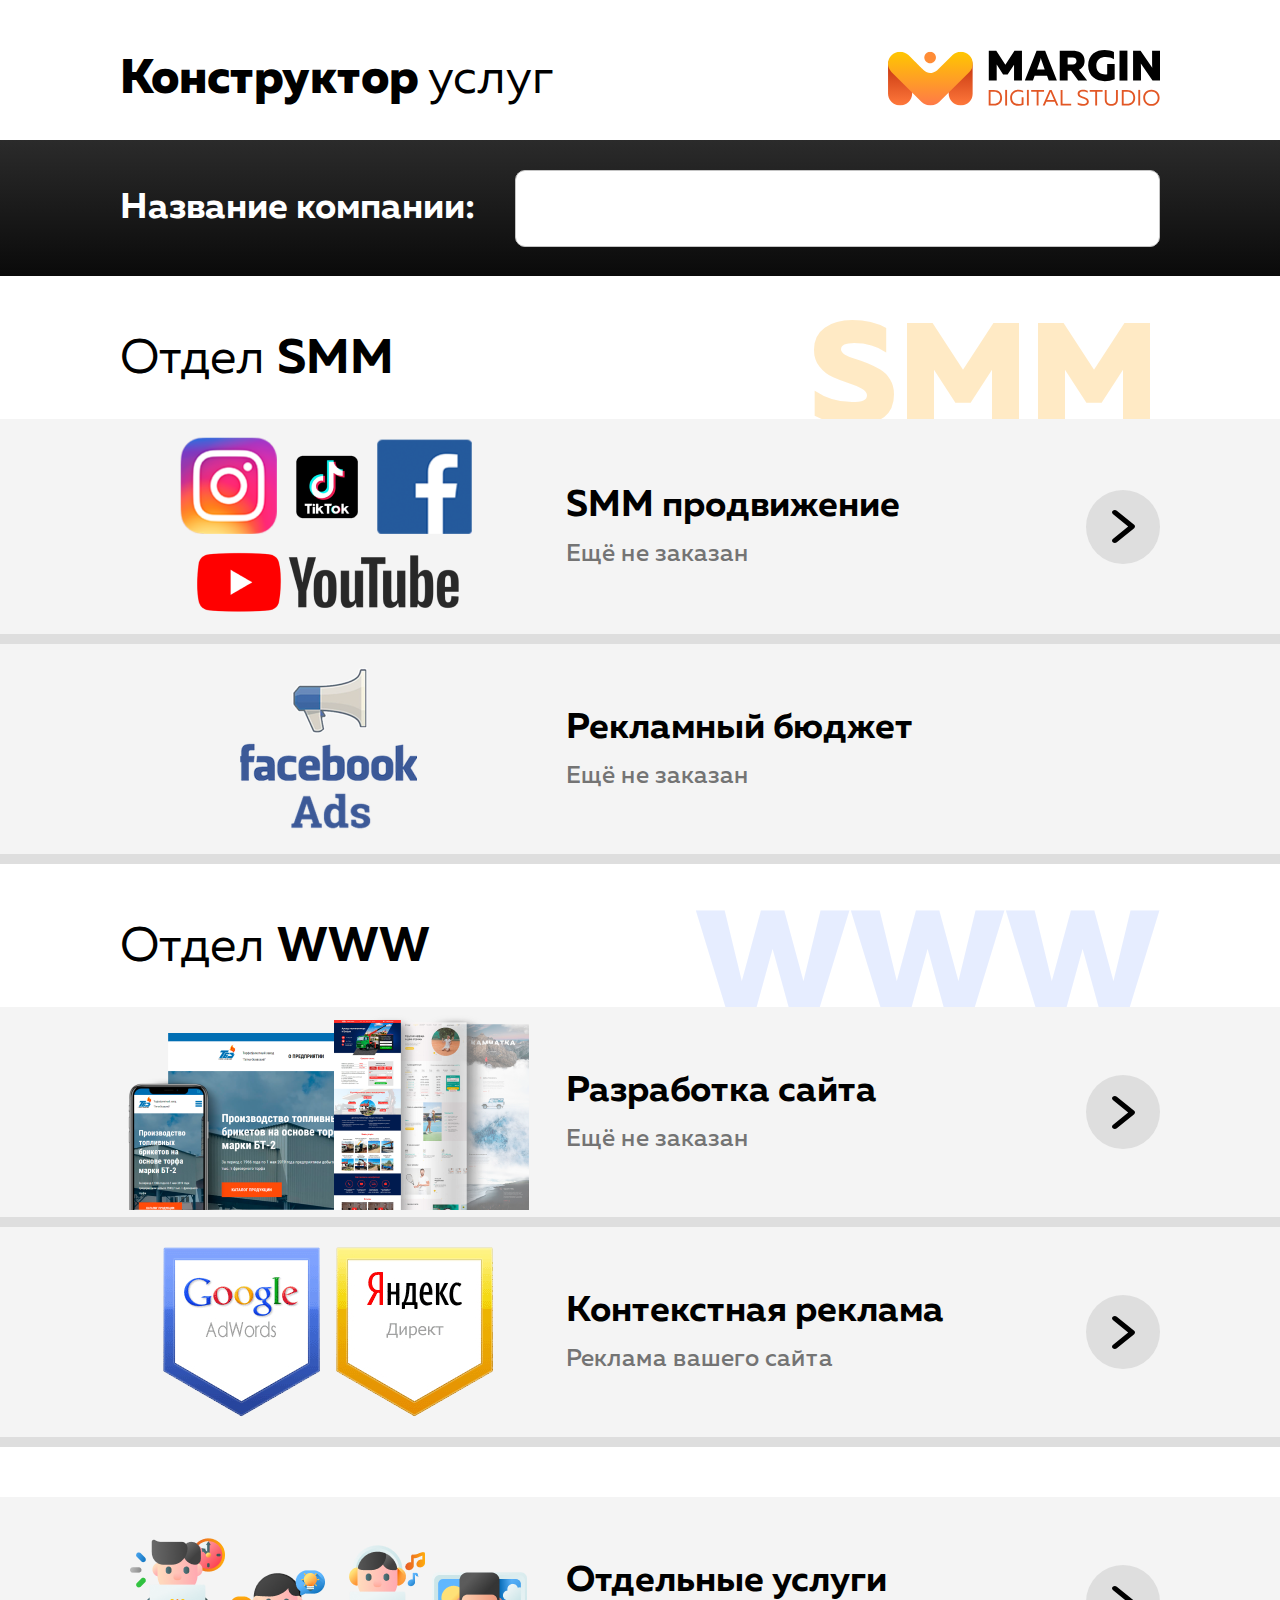
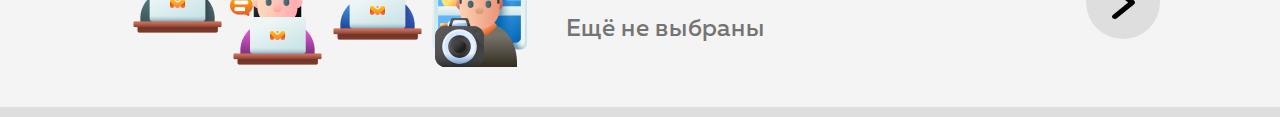
<file: index.html>
<!doctype html>
<html lang="ru">
<head>
    <meta charset="UTF-8">
    <meta name="viewport" content="width=device-width, user-scalable=no, initial-scale=1.0, maximum-scale=1.0, minimum-scale=1.0">
    <meta http-equiv="X-UA-Compatible" content="ie=edge">
    <title>Конструктор</title>

    <!-- app css -->
    <link rel="stylesheet" href="./css/app.css">

    <!-- favicon -->
    <link rel="apple-touch-icon" sizes="57x57" href="./favicon/apple-icon-57x57.png">
    <link rel="apple-touch-icon" sizes="60x60" href="./favicon/apple-icon-60x60.png">
    <link rel="apple-touch-icon" sizes="72x72" href="./favicon/apple-icon-72x72.png">
    <link rel="apple-touch-icon" sizes="76x76" href="./favicon/apple-icon-76x76.png">
    <link rel="apple-touch-icon" sizes="114x114" href="./favicon/apple-icon-114x114.png">
    <link rel="apple-touch-icon" sizes="120x120" href="./favicon/apple-icon-120x120.png">
    <link rel="apple-touch-icon" sizes="144x144" href="./favicon/apple-icon-144x144.png">
    <link rel="apple-touch-icon" sizes="152x152" href="./favicon/apple-icon-152x152.png">
    <link rel="apple-touch-icon" sizes="180x180" href="./favicon/apple-icon-180x180.png">
    <link rel="icon" type="image/png" sizes="192x192"  href="./favicon/android-icon-192x192.png">
    <link rel="icon" type="image/png" sizes="32x32" href="./favicon/favicon-32x32.png">
    <link rel="icon" type="image/png" sizes="96x96" href="./favicon/favicon-96x96.png">
    <link rel="icon" type="image/png" sizes="16x16" href="./favicon/favicon-16x16.png">
    <link rel="manifest" href="./favicon/manifest.json">
    <meta name="msapplication-TileColor" content="#ffffff">
    <meta name="msapplication-TileImage" content="./favicon/ms-icon-144x144.png">
    <meta name="theme-color" content="#ffffff">
</head>
<body>
    <header class="header">
        <div class="container">
            <div class="header__top">
                <div class="header__title">Конструктор <span>услуг</span></div>
                <a href="#" class="logo"><img src="./img/logo.svg" alt="Лого"></a>
            </div>
        </div>
    </header>

    <section class="section-top">
        <div class="top-block top-block--black">
            <div class="container">
                <div class="top-block__wrapper">
                    <label for="title" class="top-block__title top-block__title--white">
                        Название компании:
                    </label>
                    <div class="top-block__input">
                        <input type="text" id="title">
                    </div>
                </div>
            </div>
        </div>
    </section>

    <section class="section-department">
        <div class="container">
            <div class="department-title department-title--smm">
                <div>Отдел <b>SMM</b></div>
                <span>SMM</span>
            </div>
        </div>

        <div class="department-block department-smm">
            <div class="container">
                <div class="department-grid">
                    <div class="department-col">
                        <div class="department-image"><img src="./img/departments/smm.png" alt=""></div>
                    </div>
                    <div class="department-col">
                        <div class="department-col__wrapper">
                            <div class="department-col__inner">
                                <div class="department-name">SMM продвижение</div>
                                <div class="department-service">
                                    <div class="department-service__none">Ещё не заказан</div>
                                    <span class="department-service__count">2 сервиса</span>
                                    <div class="department-service__price"> на сумму <span>4 800 000 сум</span></div>
                                </div>
                            </div>
                            <i class="icon-circle-next"></i>
                        </div>
                    </div>
                </div>
            </div>
        </div>

        <div class="department-block department-fb">
            <div class="container">
                <div class="department-grid">
                    <div class="department-col">
                        <div class="department-image"><img src="./img/departments/fb_ads.png" alt=""></div>
                    </div>
                    <div class="department-col">
                        <div class="department-col__wrapper">
                            <div class="department-col__inner">
                                <div class="department-name">Рекламный бюджет</div>
                                <div class="department-service">
                                    <div class="department-service__none">Ещё не заказан</div>
                                    <div class="department-service__price department-service__price--fb"><span>1 200 000</span></div>
                                </div>
                            </div>
                        </div>
                    </div>
                </div>
            </div>
        </div>

        <div class="container">
            <div class="department-title department-title--www">
                <div>Отдел <b>WWW</b></div>
                <span>WWW</span>
            </div>
        </div>

        <div class="department-block department-www">
            <div class="container">
                <div class="department-grid">
                    <div class="department-col">
                        <div class="department-image"><img src="./img/departments/www.png" alt=""></div>
                    </div>
                    <div class="department-col">
                        <div class="department-col__wrapper">
                            <div class="department-col__inner">
                                <div class="department-name">Разработка сайта</div>
                                <div class="department-service">
                                    <div class="department-service__none">Ещё не заказан</div>
                                    <span class="department-service__count">Сайт визитка</span>
                                    <div class="department-service__price"> на сумму <span>4 800 000 сум</span></div>
                                </div>
                            </div>
                            <i class="icon-circle-next"></i>
                        </div>
                    </div>
                </div>
            </div>
        </div>

        <div class="department-block department-context">
            <div class="container">
                <div class="department-grid">
                    <div class="department-col">
                        <div class="department-image"><img src="./img/departments/context-ads.png" alt=""></div>
                    </div>
                    <div class="department-col">
                        <div class="department-col__wrapper">
                            <div class="department-col__inner">
                                <div class="department-name">Контекстная реклама</div>
                                <div class="department-service">
                                    <div class="department-service__none">Реклама вашего сайта</div>
                                </div>
                            </div>
                            <i class="icon-circle-next"></i>
                        </div>
                    </div>
                </div>
            </div>
        </div>

        <div class="department-block department-individual">
            <div class="container">
                <div class="department-grid">
                    <div class="department-col">
                        <div class="department-image"><img src="./img/departments/services.png" alt=""></div>
                    </div>
                    <div class="department-col">
                        <div class="department-col__wrapper">
                            <div class="department-col__inner">
                                <div class="department-name">Отдельные услуги</div>
                                <div class="department-service">
                                    <div class="department-service__none">Ещё не выбраны</div>
                                </div>
                            </div>
                            <i class="icon-circle-next"></i>
                        </div>
                    </div>
                </div>
            </div>
        </div>
    </section>

    <!-- app js -->
    <script src="./js/app.js"></script>
</body>
</html>
</file>
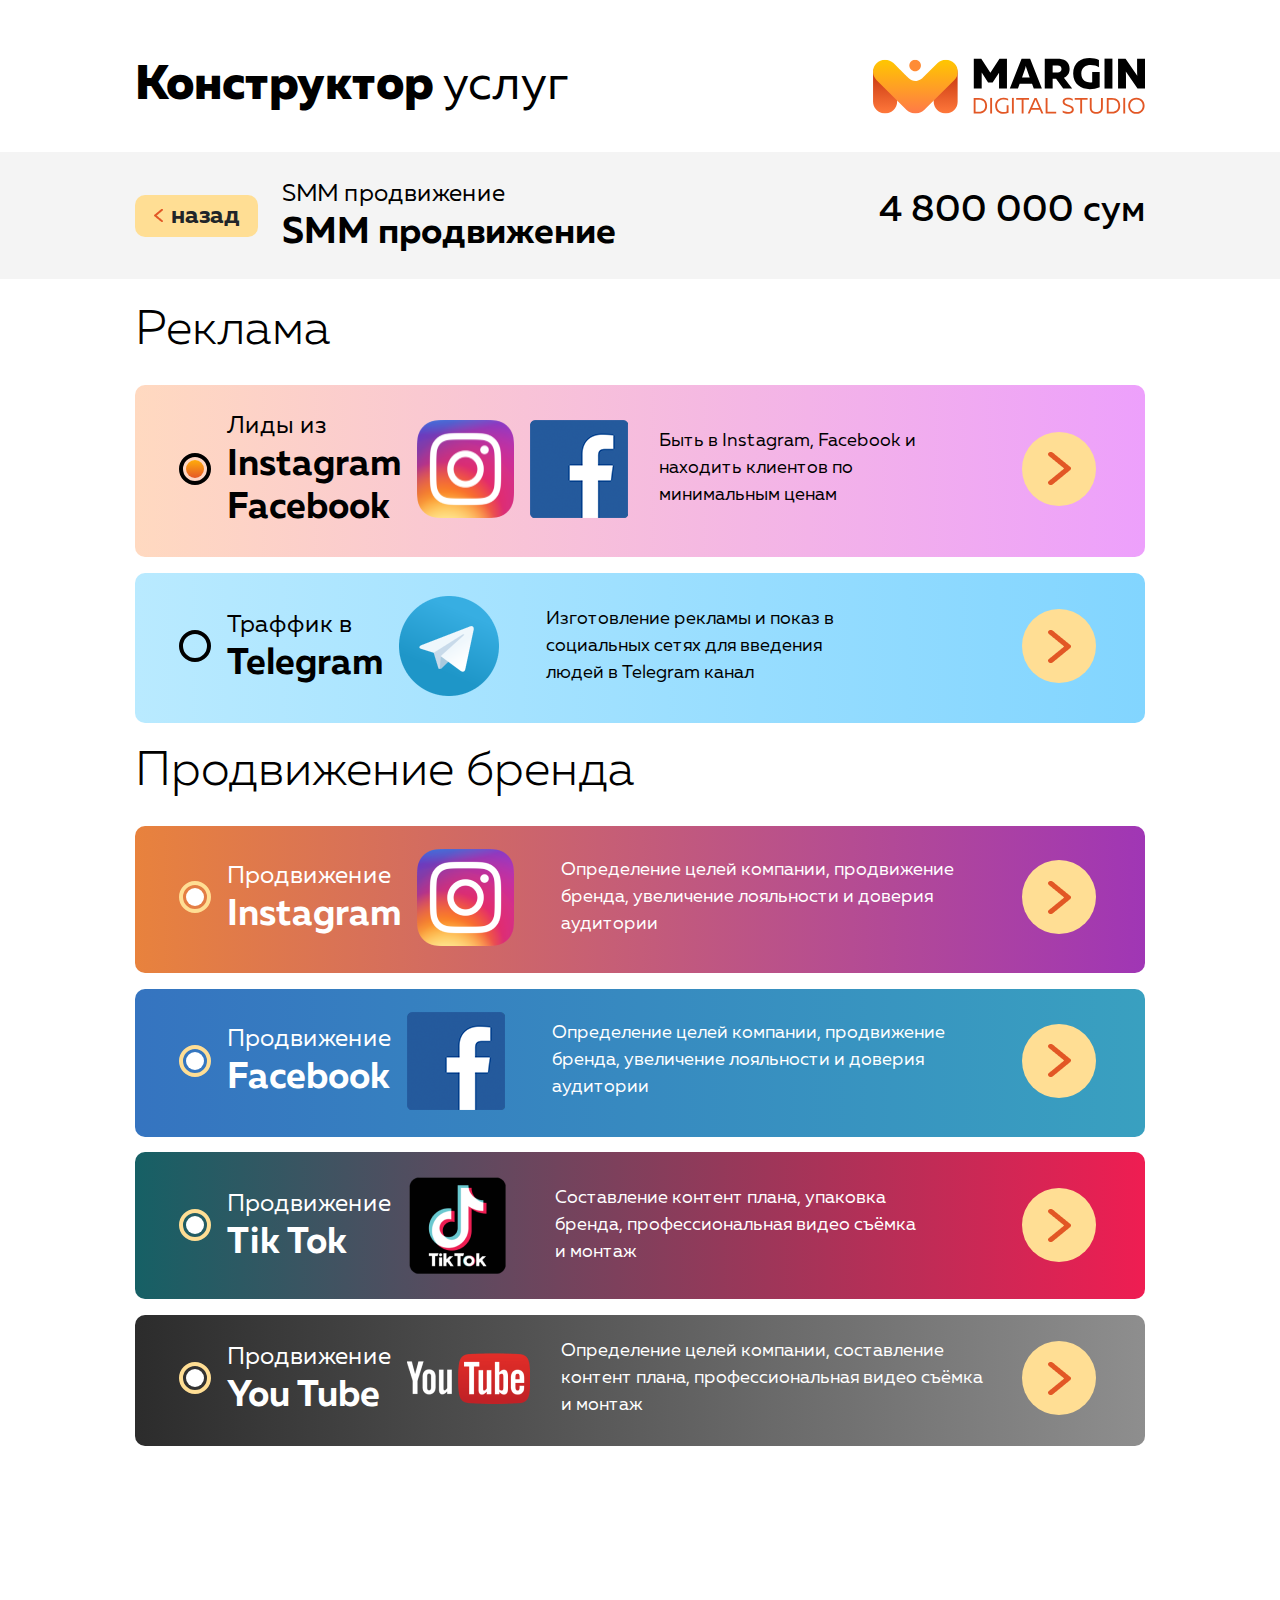
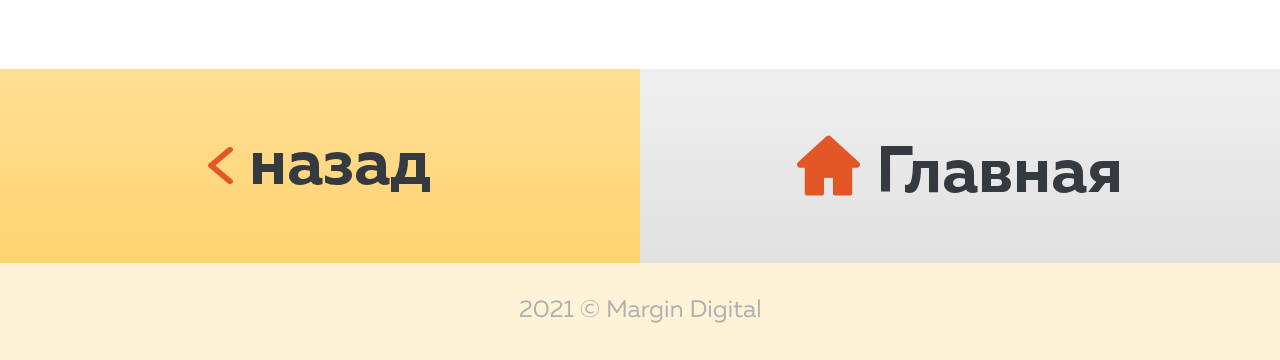
<file: page2024.html>
<!DOCTYPE html>
<html lang="en">
<head>
    <meta charset="UTF-8">
    <meta name="viewport" content="width=device-width, user-scalable=no, initial-scale=1.0, maximum-scale=1.0, minimum-scale=1.0">
    <meta http-equiv="X-UA-Compatible" content="ie=edge">
    <title>Конструктор</title>

    <link rel="stylesheet" href="css/bootstrap.css">
    <link rel="stylesheet" href="css/app.css">

</head>
<body>

<header class="header">
    <div class="container">
        <div class="header__top">
            <div class="header__title">Конструктор <span>услуг</span></div>
            <a href="#" class="logo"><img src="./img/logo.svg" alt="Лого"></a>
        </div>
    </div>
</header>

<div class="Context">
    <div class="container">
       <div class="d-flex align-items-center justify-content-between py-4">

           <div class="d-flex align-items-center">
               <button class="btn border-0 d-flex align-items-center justify-content-center" type="button">
                   <img src="img/icon/prev.png" alt="" class="">
                   <span class="font-weight-bold ml-2">назад</span>
               </button>

               <div class="ml-4">
                   <p class="mb-0">SMM продвижение</p>
                   <h2 class="font-weight-bold mb-0">SMM продвижение</h2>
               </div>
           </div>

           <div class="">
               <h2> 4 800 000 сум </h2>
           </div>

       </div>
    </div>
</div>

<div class="container">
    <h3 class="my-4">
        Реклама
    </h3>

    <div class="blocks">
        <div class="block">
            <div class="block-instagram-facebook ">
                <a href="singlePage.html" class="b" >
                    <div class="circle mr-5">
                        <span></span>
                    </div>

                    <div class="messsenger">
                        <p class="mb-0"> Лиды из </p>
                        <h3 class="font-weight-bold mb-0"> Instagram </h3>
                        <h3 class="font-weight-bold mb-0"> Facebook </h3>
                    </div>

                    <div class="d-flex">
                        <img src="img/icon/instagram34.png" alt="" class="mx-3">
                        <img src="img/icon/facebook34.png" alt="" class="">
                    </div>

                    <div class="col-4">
                        <p class="ml-3 mb-0">Быть в Instagram, Facebook и находить клиентов по минимальным ценам</p>
                    </div>

                    <div class="next d-flex align-items-center justify-content-center">
                        <img src="img/icon/Vector.png" alt="" class="">
                    </div>
                </a>
            </div>

            <div class="block-telegram mt-3">
                <a href="singlePage.html" class="block-telegram_disabled">
                    <div class="circle mr-5">
                        <span></span>
                    </div>

                    <div class="messsenger">
                        <p class="mb-0"> Траффик в </p>
                        <h3 class="font-weight-bold mb-0"> Telegram </h3>

                    </div>

                    <div class="d-flex">
                        <img src="img/icon/telegram34.png" alt="" class="mx-3">
                    </div>

                    <div class="col-5">
                        <p class="ml-3 mb-0"> Изготовление рекламы и показ в социальных сетях для введения
                            людей в Telegram канал </p>
                    </div>

                    <div class="next d-flex align-items-center justify-content-center">
                        <img src="img/icon/Vector.png" alt="" class="">
                    </div>
                </a>
            </div>
        </div>
    </div>

    <h3 class="my-4">
        Продвижение бренда
    </h3>

    <div class="blocks">
        <div class="block">

            <div class="block-instagram">
                <a href="singlePage.html">
                    <div class="circle mr-5">
                        <span></span>
                    </div>

                    <div class="messsenger text-white">
                        <p class="mb-0"> Продвижение </p>
                        <h3 class="font-weight-bold mb-0"> Instagram </h3>

                    </div>

                    <div class="d-flex">
                        <img src="img/icon/instagram34.png" alt="" class="mx-3">
                    </div>

                    <div class="col-6">
                        <p class="ml-3 mb-0 text-white"> Определение целей компании, продвижение бренда, увеличение
                            лояльности и доверия аудитории </p>
                    </div>

                    <div class="next d-flex align-items-center justify-content-center">
                        <img src="img/icon/Vector.png" alt="" class="">
                    </div>
                </a>
            </div>

            <div class="block-facebook mt-3">
                <a href="singlePage.html">
                    <div class="circle mr-5">
                        <span></span>
                    </div>

                    <div class="messsenger text-white">
                        <p class="mb-0"> Продвижение </p>
                        <h3 class="font-weight-bold mb-0"> Facebook </h3>

                    </div>

                    <div class="d-flex">
                        <img src="img/icon/facebook34.png" alt="" class="mx-3">
                    </div>

                    <div class="col-6">
                        <p class="ml-3 mb-0 text-white"> Определение целей компании, продвижение бренда,
                            увеличение лояльности и доверия аудитории </p>
                    </div>

                    <div class="next d-flex align-items-center justify-content-center">
                        <img src="img/icon/Vector.png" alt="" class="">
                    </div>
                </a>
            </div>

            <div class="block-tiktok mt-3">
                <a href="singlePage.html">
                    <div class="circle mr-5">
                        <span></span>
                    </div>

                    <div class="messsenger text-white">
                        <p class="mb-0"> Продвижение </p>
                        <h3 class="font-weight-bold mb-0"> Tik Tok </h3>

                    </div>

                    <div class="d-flex">
                        <img src="img/icon/tik-tok.png" alt="" class="mx-3">
                    </div>

                    <div class="col-6">
                        <p class="ml-3 pr-5 mb-0 text-white"> Составление контент плана, упаковка бренда, профессиональная
                            видео съёмка и монтаж   </p>
                    </div>

                    <div class="next d-flex align-items-center justify-content-center">
                        <img src="img/icon/Vector.png" alt="" class="">
                    </div>
                </a>
            </div>

            <div class="block-youtube mt-3">
                <a href="singlePage.html">
                    <div class="circle mr-5">
                        <span></span>
                    </div>

                    <div class="messsenger text-white">
                        <p class="mb-0"> Продвижение </p>
                        <h3 class="font-weight-bold mb-0">You Tube</h3>

                    </div>

                    <div class="d-flex">
                        <img src="img/departments/YouTube.png" alt="" class="mx-3">
                    </div>

                    <div class="col-6">
                        <p class="mb-0 text-white"> Определение целей компании, составление контент плана,
                            профессиональная видео съёмка и монтаж  </p>
                    </div>

                    <div class="next d-flex align-items-center justify-content-center">
                        <img src="img/icon/Vector.png" alt="" class="">
                    </div>
                </a>
            </div>
        </div>
    </div>

</div>

<footer class="footer">
  <div class="d-flex">
      <a href="#" class="d-flex footer-block-left align-items-center justify-content-center text-dark">
          <img src="img/icon/prev2537.png" alt="">
          <span class="font-weight-bold ml-3"> назад </span>
      </a>

      <a href="#" class="footer-block-right d-flex align-items-center justify-content-center text-dark">
          <img src="img/icon/home.png" alt="">
          <span class="font-weight-bold ml-3 mt-3"> Главная </span>
      </a>
  </div>

    <div class="footer-bottom d-flex align-items-center justify-content-center w-100">
        <img src="img/departments/MarginDigital.png" alt="">
    </div>
</footer>


<script src="js/jquery-3.3.1.slim.min.js"></script>
<script src="js/popper.min.js"></script>
<script src="js/bootstrap.js"></script>
<script src="js/app.js"></script>
</body>
</html>
</file>
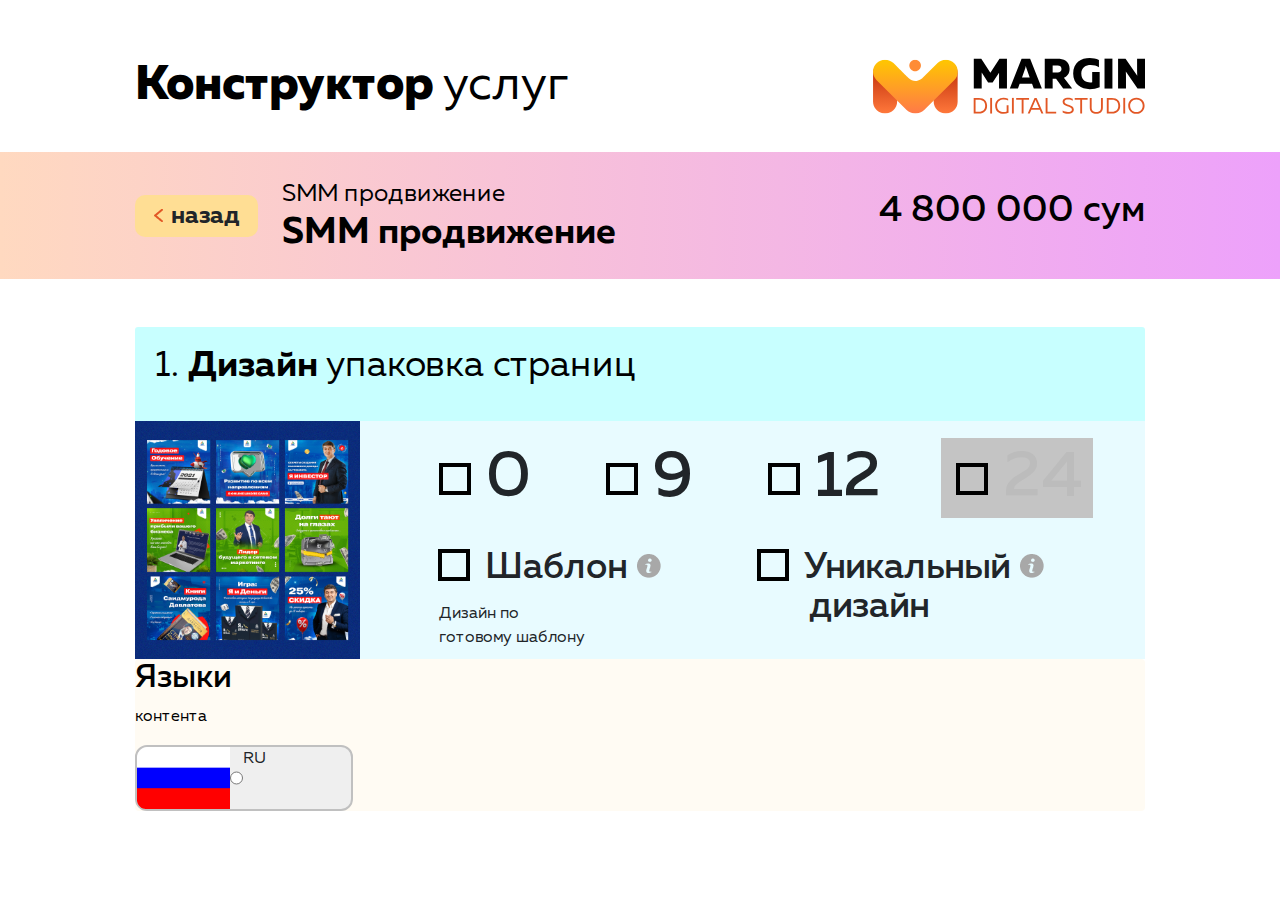
<file: singlePage.html>
<!DOCTYPE html>
<html lang="en">
<head>
    <meta charset="UTF-8">
    <meta name="viewport" content="width=device-width, user-scalable=no, initial-scale=1.0, maximum-scale=1.0, minimum-scale=1.0">
    <meta http-equiv="X-UA-Compatible" content="ie=edge">
    <title>Конструктор</title>

    <link rel="stylesheet" href="css/bootstrap.css">
    <link rel="stylesheet" href="css/app.css">
</head>
<body>

<header class="header">
    <div class="container">
        <div class="header__top">
            <div class="header__title">Конструктор <span>услуг</span></div>
            <a href="#" class="logo"><img src="./img/logo.svg" alt="Лого"></a>
        </div>
    </div>
</header>

<div class="Context Context_purple">
    <div class="container">
        <div class="d-flex align-items-center justify-content-between py-4">

            <div class="d-flex align-items-center">
                <button class="btn border-0 d-flex align-items-center justify-content-center" type="button">
                    <img src="img/icon/prev.png" alt="" class="">
                    <span class="font-weight-bold ml-2">назад</span>
                </button>

                <div class="ml-4">
                    <p class="mb-0">SMM продвижение</p>
                    <h2 class="font-weight-bold mb-0">SMM продвижение</h2>
                </div>
            </div>

            <div class="">
                <h2> 4 800 000 сум </h2>
            </div>

        </div>
    </div>
</div>

<div class="design mt-5">
    <div class="container">
        <div class="row">
            <div class="col-12">
                <div class="card border-0">
                    <div class="card-header border-bottom-0">
                        <p>1. <span class="font-weight-bold"> Дизайн </span> упаковка страниц</p>
                    </div>

                    <div class="card-body py-0 pl-0">
                        <div class="row">
                            <div class="col-3">
                                <div class="card border-0">
                                    <div class="card-body p-0">
                                        <img src="img/departments/Registration.png" alt="" class="w-100">
                                    </div>
                                </div>
                            </div>

                            <div class="col-9 mt-3">
                                <div class="row">
                                    <button class="btn p-0 shadow-none">
                                        <label for="null" class="input-label">
                                            <input type="radio" id="null" name="numberOfPage">
                                            <h5 class=" ml-5 mb-0 input-text d-block py-2"> 0 </h5>
                                        </label>
                                    </button>

                                    <button class="btn p-0 shadow-none" >
                                        <label for="nine" class="input-label">
                                            <input type="radio" id="nine" name="numberOfPage">
                                            <h5 class="ml-5 mb-0 input-text d-block py-2"> 9 </h5>
                                        </label>
                                    </button>

                                    <button class="btn p-0 shadow-none">
                                        <label for="twelve" class="input-label">
                                            <input type="radio" id="twelve" name="numberOfPage">
                                            <h5 class="ml-5 mb-0 input-text d-block py-2"> 12 </h5>
                                        </label>
                                    </button>

                                    <button class="btn p-0 shadow-none btn_disabled">
                                        <label for="disabled" class="input-label">
                                            <input type="radio" id="disabled" name="numberOfPage">
                                            <h5 class=" ml-5 mb-0 input-text d-block py-2"> 24 </h5>
                                        </label>
                                    </button>
                                </div>

                                <div class="row mt-2">
                                    <div class="col-5">
                                        <div class="card border-0">
                                            <div class="card-body py-0">
                                                <button class="btn shadow-none" id="borderdraw" onclick="drawBorder()">
                                                    <label for="shablon" class="form-check-label">
                                                       <div class="d-flex align-items-center mb-3">
                                                           <input type="radio" id="shablon" name="numberOfPage" class="form-check-label_input">
                                                           <h4 class="mb-0 input-text d-block pt-2 form-check-label_input-text"> Шаблон </h4>
                                                           <a href="" class=""><img src="img/icon/VectorInfo.png" alt="" class="form-check-label_img"></a>
                                                       </div>

                                                        <p class="mb-0 text-left pl-3">Дизайн по </p>
                                                        <p class="mb-0 text-left pl-3">готовому шаблону </p>

                                                    </label>

                                                </button>
                                            </div>
                                        </div>
                                    </div>

                                    <div class="col-6">
                                        <div class="card border-0">
                                            <div class="card-body py-0">
                                                <button class="btn shadow-none" id="uniqueBorder" onclick="drawBorderForUnique()">
                                                    <label for="unique" class="form-check-label">
                                                        <div class="d-flex align-items-center mb-3">
                                                            <input type="radio" id="unique" class="form-check-label_input" name="numberOfPage">
                                                            <div><h4 class="mb-0 form-check-label_input-text d-block pt-2"> Уникальный
                                                                <h4 class="mb-0 form-check-label_input-text_inputTextFontSize pr-4"> дизайн</h4></h4></div>

                                                            <a href="" class=""><img src="img/icon/VectorInfo.png" alt="" class="form-check-label_img"></a>
                                                        </div>
                                                    </label>

                                                </button>
                                            </div>
                                        </div>
                                    </div>
                                </div>
                            </div>
                        </div>


                    </div>
                </div>
            </div>
        </div>
    </div>
</div>

<div class="language-content">
    <div class="container">
        <div class="row">
       <div class="col-12">
          <div class="card d-flex border-0">
              <div>
                  <h2> Языки </h2>
                  <p> контента </p>
              </div>

              <button class="btn language-button p-0">
                  <label for="RU" class="language-button_label">
                      <img src="img/departments/ru.png" alt="" class="language-button_img">

                      <input type="radio" class="language-button_input" id="RU">

                      <span></span>

                      <p class="language-button_text"> RU </p>
                  </label>
              </button>
          </div>
       </div>
        </div>
    </div>
</div>








<script src="js/jquery-3.3.1.slim.min.js"></script>
<script src="js/popper.min.js"></script>
<script src="js/bootstrap.js"></script>
<script src="js/app.js"></script>
</body>
</html>
</file>
<file: css/app.css>
body{padding:0;margin:0;font-family:'Muller', sans-serif;color:#000}.container{width:100%;max-width:1040px;margin:0 auto}*{box-sizing:border-box}input{font-family:'Muller', sans-serif}@font-face{font-family:'Muller';src:url("../fonts/MullerLight.eot");src:local("Muller Light"),local("MullerLight"),url("../fonts/MullerLight.eot?#iefix") format("embedded-opentype"),url("../fonts/MullerLight.woff2") format("woff2"),url("../fonts/MullerLight.woff") format("woff"),url("../fonts/MullerLight.ttf") format("truetype");font-weight:300;font-style:normal}@font-face{font-family:'Muller';src:url("../fonts/MullerRegular.eot");src:local("Muller Regular"),local("MullerRegular"),url("../fonts/MullerRegular.eot?#iefix") format("embedded-opentype"),url("../fonts/MullerRegular.woff2") format("woff2"),url("../fonts/MullerRegular.woff") format("woff"),url("../fonts/MullerRegular.ttf") format("truetype");font-weight:normal;font-style:normal}@font-face{font-family:'Muller';src:url("../fonts/MullerMedium.eot");src:local("Muller Medium"),local("MullerMedium"),url("../fonts/MullerMedium.eot?#iefix") format("embedded-opentype"),url("../fonts/MullerMedium.woff2") format("woff2"),url("../fonts/MullerMedium.woff") format("woff"),url("../fonts/MullerMedium.ttf") format("truetype");font-weight:500;font-style:normal}@font-face{font-family:'Muller';src:url("../fonts/MullerBold.eot");src:local("Muller Bold"),local("MullerBold"),url("../fonts/MullerBold.eot?#iefix") format("embedded-opentype"),url("../fonts/MullerBold.woff2") format("woff2"),url("../fonts/MullerBold.woff") format("woff"),url("../fonts/MullerBold.ttf") format("truetype");font-weight:bold;font-style:normal}@font-face{font-family:'Muller';src:url("../fonts/MullerExtraBold.eot");src:local("Muller ExtraBold"),local("MullerExtraBold"),url("../fonts/MullerExtraBold.eot?#iefix") format("embedded-opentype"),url("../fonts/MullerExtraBold.woff2") format("woff2"),url("../fonts/MullerExtraBold.woff") format("woff"),url("../fonts/MullerExtraBold.ttf") format("truetype");font-weight:800;font-style:normal}.header__top{display:flex;align-items:center;justify-content:space-between;padding-top:50px;padding-bottom:30px}.header__title{font-weight:800;font-size:48px;color:#000}.header__title span{font-weight:normal}.section-top .top-block{display:flex;align-items:center;height:136px}.section-top .top-block__wrapper{display:flex;align-items:center}.section-top .top-block--black{background:#2b2b2b;background:-moz-linear-gradient(top, #2b2b2b 0%, #0a0a0a 100%);background:-webkit-linear-gradient(top, #2b2b2b 0%, #0a0a0a 100%);background:linear-gradient(to bottom, #2b2b2b 0%, #0a0a0a 100%);filter:progid:DXImageTransform.Microsoft.gradient(startColorstr='#2b2b2b', endColorstr='#0a0a0a', GradientType=0)}.section-top .top-block__title{margin-right:auto;font-size:36px;font-weight:bold}.section-top .top-block__title--white{color:#fff}.section-top .top-block__input input{height:77px;width:645px;border:1px solid #c4c4c4;border-radius:10px;outline:0;font-size:48px;font-weight:500;padding:10px 25px 0 25px}.section-department .department-title{position:relative;display:flex;align-items:center;padding-top:60px;padding-bottom:35px;font-size:48px}.section-department .department-title span{font-size:144px;font-weight:800;margin-left:auto;position:absolute;right:0;bottom:0;line-height:50%}.section-department .department-title--smm span{color:rgba(255,172,25,0.25)}.section-department .department-title--www span{color:rgba(156,183,255,0.25)}.section-department .department-block.department-smm.department-block--active,.section-department .department-block.department-www.department-block--active{background-color:#FFFAEE}.section-department .department-block.department-fb.department-block--active{background-color:#ECF7FF}.section-department .department-block.department-context.department-block--active{background-color:#EEFFF1}.section-department .department-block.department-individual{margin-top:50px}.section-department .drawBorderStyle{background:#FFFFFF;border:2px solid #E25725;box-sizing:border-box;border-radius:12px}.section-department .department-block{position:relative;background-color:#F4F4F4;border-bottom:10px solid #DEDEDE;min-height:220px;display:flex;align-items:center}.section-department .department-block .department-grid{display:grid;grid-template-columns:416px 1fr;grid-gap:30px}.section-department .department-block .department-grid .department-col .department-image{display:flex;align-items:center;justify-content:center}.section-department .department-block .department-grid .department-col__wrapper{display:flex;align-items:center;justify-content:space-between;height:100%}.section-department .department-block .department-grid .department-col__wrapper .icon-circle-next{display:flex;align-items:center;justify-content:center;background-color:#DEDEDE;width:74px;height:74px;flex:none;border-radius:50%}.section-department .department-block .department-grid .department-col__wrapper .icon-circle-next::before{content:'';-webkit-mask:url(../img/icon/next.svg) no-repeat center/100%;mask:url(../img/icon/next.svg) no-repeat center/100%;width:23px;height:33px;background-color:#000}.section-department .department-block .department-grid .department-col__inner .department-name{font-size:36px;font-weight:bold;margin-bottom:18px}.section-department .department-block .department-grid .department-col__inner .department-service{display:flex;align-items:center;font-weight:500;font-size:24px}.section-department .department-block .department-grid .department-col__inner .department-service__none{color:#747474}.section-department .department-block .department-grid .department-col__inner .department-service__count{border-radius:10px;height:42px;display:none;align-items:center;justify-content:center;padding-left:18px;padding-right:18px;color:#fff;background:#e55927;background:-moz-linear-gradient(left, #e55927 0%, #ffac0b 100%);background:-webkit-linear-gradient(left, #e55927 0%, #ffac0b 100%);background:linear-gradient(to right, #e55927 0%, #ffac0b 100%);filter:progid:DXImageTransform.Microsoft.gradient(startColorstr="#e55927", endColorstr="#ffac0b", GradientType=1);margin-right:10px}.section-department .department-block .department-grid .department-col__inner .department-service__price{display:none}.section-department .department-block .department-grid .department-col__inner .department-service__price span{color:#E25725}.section-department .department-block .department-grid .department-col__inner .department-service__price--fb span{font-size:52px;color:#3C5997;font-weight:normal}.section-department .department-block--active .department-grid .department-col__wrapper .icon-circle-next{background-color:#FFDE94}.section-department .department-block--active .department-grid .department-col__wrapper .icon-circle-next::before{background-color:#E25725}.section-department .department-block--active .department-grid .department-col__inner .department-service__count{display:flex}.section-department .department-block--active .department-grid .department-col__inner .department-service__price{display:block}.section-department .department-block--active .department-grid .department-col__inner .department-service__none{display:none}.Context{background-color:#f4f4f4}.Context_purple{background-image:linear-gradient(90deg, #ffd9c0 0%, #eda1fb 100%)}.Context_grey{background-image:linear-gradient(90deg, #f4f4f4 0%, #f4f4f4 100%)}.Context_orange{background-image:linear-gradient(90deg, #ba4f21 0%, #d76d22 100%)}.Context_blue{background-image:linear-gradient(90deg, #0062ad 0%, #0174a1 100%)}.Context_green{background-image:linear-gradient(90deg, #0a8652 0%, #0d6f9a 100%)}.Context .container button{width:123px;height:42px;background:#FFDE94;border-radius:10px}.Context .container button img{height:13px;width:9px}.Context .container button span{font-size:24px}.Context .container h2{font-size:36px}.Context .container p{font-size:24px}.Context_white{color:white}h3{font-size:48px;font-weight:lighter}.blocks .block{min-height:147px;position:relative}.blocks .block .block-instagram-facebook a{text-decoration-line:none;color:#000;background-image:linear-gradient(90deg, #ffd9c0 0%, #eda0fc 100%);display:flex;align-items:center;border-radius:10px;padding:23px 49px 27px 44px}.blocks .block .block-instagram-facebook a .circle span{position:relative}.blocks .block .block-instagram-facebook a .circle span:after{content:'';width:32px;height:32px;border:4px solid #000;border-radius:50%;position:absolute;left:0;top:calc(50% - 16px)}.blocks .block .block-instagram-facebook a .circle span:before{content:'';width:18px;height:18px;background:linear-gradient(#ffac0b 0%, #e55927 100%);position:absolute;left:7px;top:calc(50% - 9px);border-radius:50%}.blocks .block .block-instagram-facebook a .messsenger p{font-size:24px}.blocks .block .block-instagram-facebook a .messsenger h3{font-size:36px}.blocks .block .block-instagram-facebook a .col-4 p{font-size:18px}.blocks .block .block-instagram-facebook a .next{width:74px;height:74px;border-radius:50%;background-color:#ffde94;position:absolute;right:49px}.blocks .block .block-telegram{height:147px}.blocks .block .block-telegram a{text-decoration-line:none;color:#000;background-image:linear-gradient(90deg, #b9eaff 0%, #82d5ff 100%);display:flex;align-items:center;border-radius:10px;padding:23px 49px 27px 44px}.blocks .block .block-telegram a .circle span{position:relative}.blocks .block .block-telegram a .circle span:after{content:'';width:32px;height:32px;border:4px solid #000;border-radius:50%;position:absolute;left:0;top:calc(50% - 16px)}.blocks .block .block-telegram a .circle span:before{content:'';width:18px;height:18px;background:linear-gradient(#ffac0b 0%, #e55927 100%);position:absolute;left:7px;top:calc(50% - 9px);border-radius:50%}.blocks .block .block-telegram a .messsenger p{font-size:24px}.blocks .block .block-telegram a .messsenger h3{font-size:36px}.blocks .block .block-telegram a .col-5 p{font-size:18px}.blocks .block .block-telegram a .next{width:74px;height:74px;border-radius:50%;background-color:#ffde94;position:absolute;right:49px}.blocks .block .block-telegram_disabled{background-image:linear-gradient(90deg, #e7e7e7 0%, #bebebe 100%)}.blocks .block .block-telegram_disabled .circle span:before{display:none}.blocks .block .block-telegram_disabled .messsenger p{font-size:24px}.blocks .block .block-telegram_disabled .messsenger h3{font-size:36px}.blocks .block .block-telegram_disabled .col-4 p{font-size:18px}.blocks .block .block-telegram_disabled .next{width:74px;height:74px;border-radius:50%;background-color:#a6a6a6;position:absolute;right:49px}.blocks .block .block-instagram{height:147px}.blocks .block .block-instagram a{text-decoration-line:none;color:#000;background-image:linear-gradient(90deg, #e8823d 0%, #a036b5 100%);display:flex;align-items:center;border-radius:10px;padding:23px 49px 27px 44px}.blocks .block .block-instagram a .circle span{position:relative}.blocks .block .block-instagram a .circle span:after{content:'';width:32px;height:32px;border:4px solid #FFDE94;border-radius:50%;position:absolute;left:0;top:calc(50% - 16px)}.blocks .block .block-instagram a .circle span:before{content:'';width:18px;height:18px;background:white;position:absolute;left:7px;top:calc(50% - 9px);border-radius:50%}.blocks .block .block-instagram a .messsenger p{font-size:24px}.blocks .block .block-instagram a .messsenger h3{font-size:36px}.blocks .block .block-instagram a .col-6 p{font-size:18px}.blocks .block .block-instagram a .next{width:74px;height:74px;border-radius:50%;background-color:#ffde94;position:absolute;right:49px}.blocks .block .block-facebook{height:147px}.blocks .block .block-facebook a{text-decoration-line:none;color:#000;background-image:linear-gradient(90deg, #3574c0 0%, #39a0c0 100%);display:flex;align-items:center;border-radius:10px;padding:23px 49px 27px 44px}.blocks .block .block-facebook a .circle span{position:relative}.blocks .block .block-facebook a .circle span:after{content:'';width:32px;height:32px;border:4px solid #FFDE94;border-radius:50%;position:absolute;left:0;top:calc(50% - 16px)}.blocks .block .block-facebook a .circle span:before{content:'';width:18px;height:18px;background:white;position:absolute;left:7px;top:calc(50% - 9px);border-radius:50%}.blocks .block .block-facebook a .messsenger p{font-size:24px}.blocks .block .block-facebook a .messsenger h3{font-size:36px}.blocks .block .block-facebook a .col-6 p{font-size:18px}.blocks .block .block-facebook a .next{width:74px;height:74px;border-radius:50%;background-color:#ffde94;position:absolute;right:49px}.blocks .block .block-tiktok{height:147px}.blocks .block .block-tiktok a{text-decoration-line:none;color:#000;background-image:linear-gradient(90deg, #166065 0%, #ef1d52 100%);display:flex;align-items:center;border-radius:10px;padding:21px 49px 21px 44px}.blocks .block .block-tiktok a .circle span{position:relative}.blocks .block .block-tiktok a .circle span:after{content:'';width:32px;height:32px;border:4px solid #FFDE94;border-radius:50%;position:absolute;left:0;top:calc(50% - 16px)}.blocks .block .block-tiktok a .circle span:before{content:'';width:18px;height:18px;background:white;position:absolute;left:7px;top:calc(50% - 9px);border-radius:50%}.blocks .block .block-tiktok a .messsenger p{font-size:24px}.blocks .block .block-tiktok a .messsenger h3{font-size:36px}.blocks .block .block-tiktok a .col-6 p{font-size:18px}.blocks .block .block-tiktok a .next{width:74px;height:74px;border-radius:50%;background-color:#ffde94;position:absolute;right:49px}.blocks .block .block-youtube{margin-bottom:207px;height:147px}.blocks .block .block-youtube a{text-decoration-line:none;color:#000;background-image:linear-gradient(90deg, #2c2c2c 0%, #8e8e8e 100%);display:flex;align-items:center;border-radius:10px;padding:23px 49px 27px 44px}.blocks .block .block-youtube a .circle span{position:relative}.blocks .block .block-youtube a .circle span:after{content:'';width:32px;height:32px;border:4px solid #FFDE94;border-radius:50%;position:absolute;left:0;top:calc(50% - 16px)}.blocks .block .block-youtube a .circle span:before{content:'';width:18px;height:18px;background:white;position:absolute;left:7px;top:calc(50% - 9px);border-radius:50%}.blocks .block .block-youtube a .messsenger p{font-size:24px}.blocks .block .block-youtube a .messsenger h3{font-size:36px}.blocks .block .block-youtube a .col-6 p{font-size:18px}.blocks .block .block-youtube a .next{width:74px;height:74px;border-radius:50%;background-color:#ffde94;position:absolute;right:49px}.footer .footer-block-left{text-decoration-line:none;background-image:linear-gradient(180deg, #ffde94 0%, #ffd371 100%);width:50%;height:194px}.footer .footer-block-left span{font-size:64px}.footer .footer-block-left img{height:37px;width:25px}.footer .footer-block-right{text-decoration-line:none;background-image:linear-gradient(180deg, #efefef 0%, #e1e1e1 100%);width:50%;height:194px}.footer .footer-block-right span{font-size:64px}.footer .footer-block-right img{height:61px;width:63px}.footer .footer-bottom{background-color:#fff3d7;height:97px}.design .container .row .col-12 .card .card-header{background-color:#c8ffff}.design .container .row .col-12 .card .card-header p{font-size:36px}.design .container .row .col-12 .card .card-body{background-color:#e8fbff}.design .container .row .col-12 .card .card-body .row .col-9 .row .btn .input-label{display:inline-block;box-sizing:border-box}.design .container .row .col-12 .card .card-body .row .col-9 .row .btn .input-label input{display:none}.design .container .row .col-12 .card .card-body .row .col-9 .row .btn .input-label input:checked ~ .input-text{background-color:white;border:2px solid #e25725;border-radius:12px}.design .container .row .col-12 .card .card-body .row .col-9 .row .btn .input-label input:checked ~ .input-text:after{border-radius:50%;border-color:#E25725}.design .container .row .col-12 .card .card-body .row .col-9 .row .btn .input-label input:checked ~ .input-text:before{display:block}.design .container .row .col-12 .card .card-body .row .col-9 .row .btn .input-label .input-text{font-size:64px;line-height:64px;padding-left:62px;padding-right:10px;position:relative}.design .container .row .col-12 .card .card-body .row .col-9 .row .btn .input-label .input-text:after{content:'';width:32px;height:32px;border:4px solid #000000;display:block;position:absolute;left:15px;top:calc(50% - 15px)}.design .container .row .col-12 .card .card-body .row .col-9 .row .btn .input-label .input-text:before{content:'';width:18px;height:18px;border-radius:50%;background-color:#E25725;position:absolute;left:22px;top:calc(50% - 8px);display:none}.design .container .row .col-12 .card .card-body .row .col-9 .row .btn_disabled .input-label .input-text{color:#bcbcbc;background-color:#c4c4c4}.design .container .row .col-12 .card .card-body .row .col-9 .row:nth-child(2) .card-body .btn{padding-right:35px}.design .container .row .col-12 .card .card-body .row .col-9 .row:nth-child(2) .card-body .btn .form-check-label{display:inline-block;position:relative;box-sizing:border-box}.design .container .row .col-12 .card .card-body .row .col-9 .row:nth-child(2) .card-body .btn .form-check-label_input{display:none}.design .container .row .col-12 .card .card-body .row .col-9 .row:nth-child(2) .card-body .btn .form-check-label_input:checked ~ .input-text:after{border-radius:50%;border-color:#E25725}.design .container .row .col-12 .card .card-body .row .col-9 .row:nth-child(2) .card-body .btn .form-check-label_input:checked ~ .input-text:before{display:block}.design .container .row .col-12 .card .card-body .row .col-9 .row:nth-child(2) .card-body .btn .form-check-label_img{position:absolute;top:12px;width:24px;height:24px}.design .container .row .col-12 .card .card-body .row .col-9 .row:nth-child(2) .card-body .btn .form-check-label_input-text{font-size:36px;line-height:36px;padding-left:62px;padding-right:10px;position:relative}.design .container .row .col-12 .card .card-body .row .col-9 .row:nth-child(2) .card-body .btn .form-check-label_input-text:after{content:'';width:32px;height:32px;border:4px solid #000000;display:block;position:absolute;left:15px;top:calc(50% - 15px)}.design .container .row .col-12 .card .card-body .row .col-9 .row:nth-child(2) .card-body .btn .form-check-label_input-text:before{content:'';width:18px;height:18px;border-radius:50%;background-color:#E25725;position:absolute;left:22px;top:calc(50% - 8px);display:none}.design .container .row .col-12 .card .card-body .row .col-9 .row:nth-child(2) .card-body .btn .form-check-label_input-text_inputTextFontSize{font-size:36px}.language-content .container .row .col-12 .card{background-color:#fffbf3}.language-content .container .row .col-12 .card .language-button{width:218px;height:66px;background:#EFEFEF;border:2px solid #C0C0C0;box-sizing:border-box;border-radius:12px}.language-content .container .row .col-12 .card .language-button_label{display:flex}
/*# sourceMappingURL=app.css.map */
</file>
